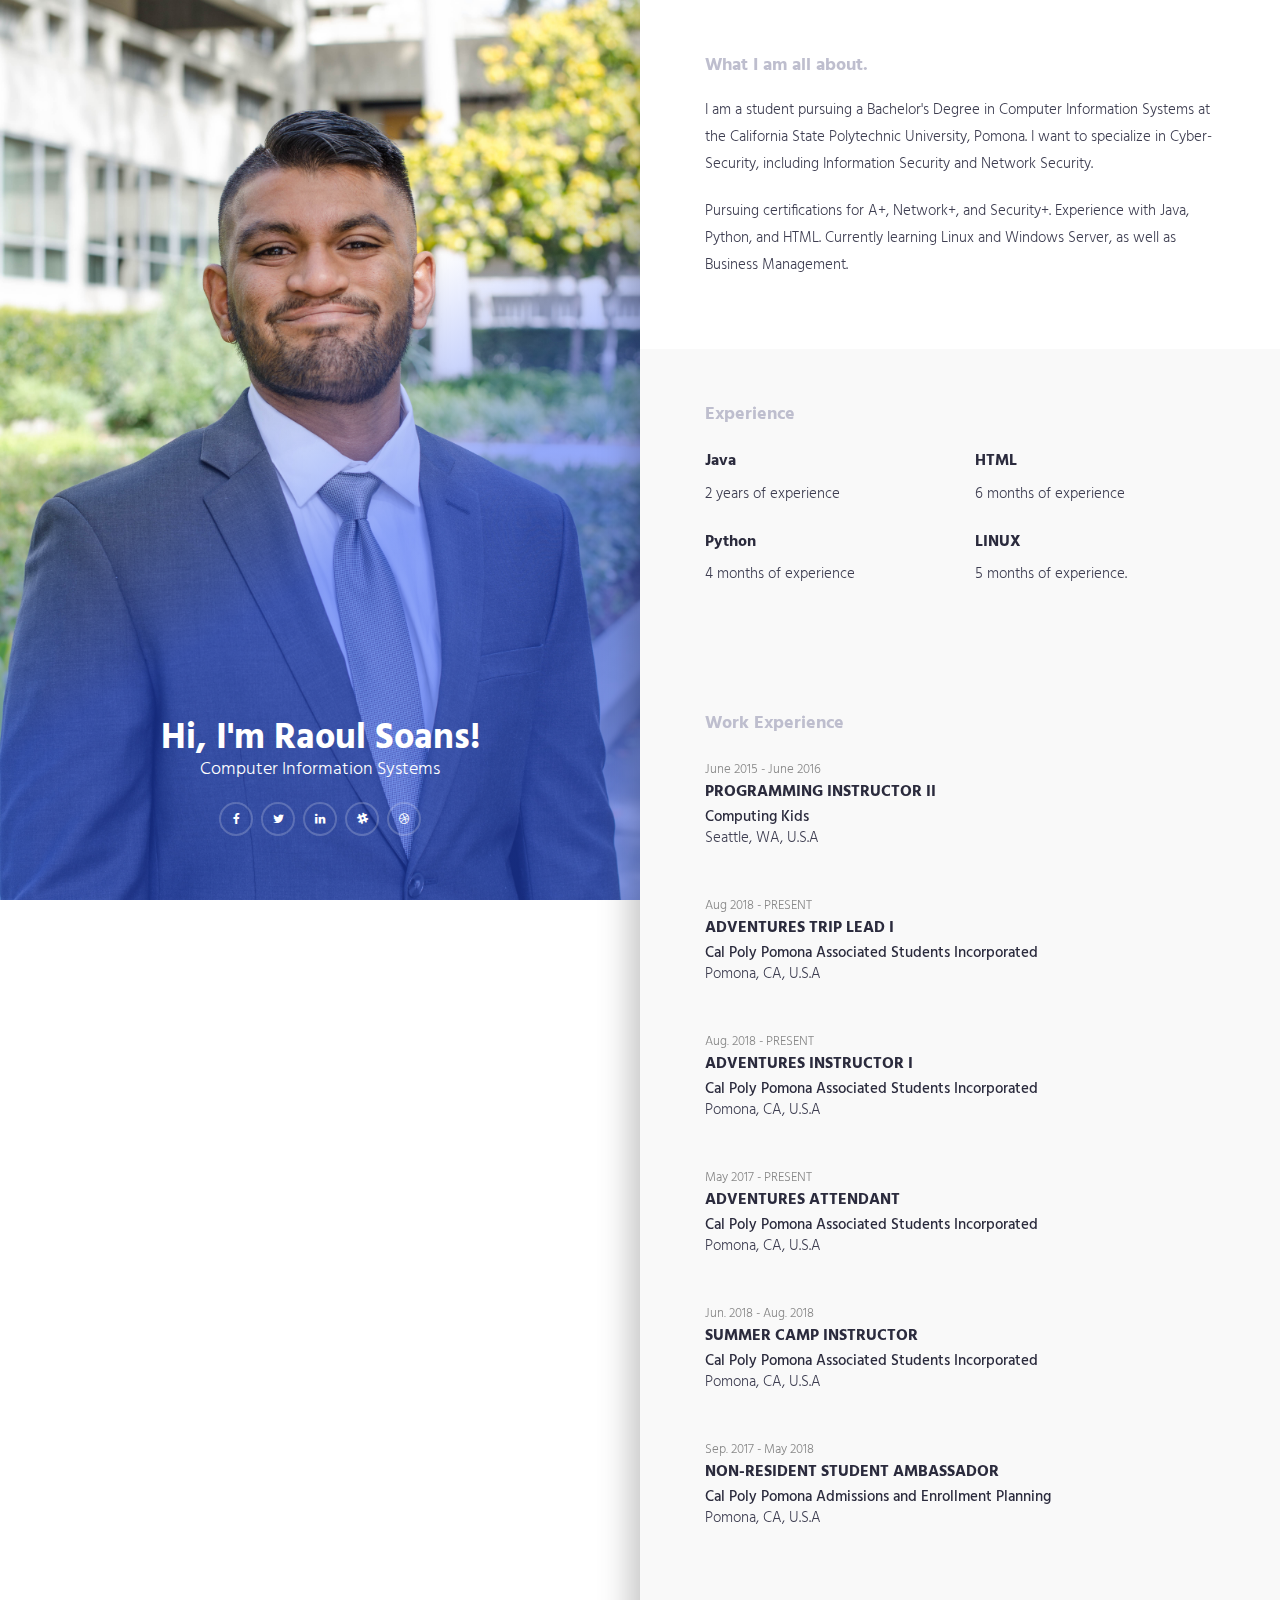
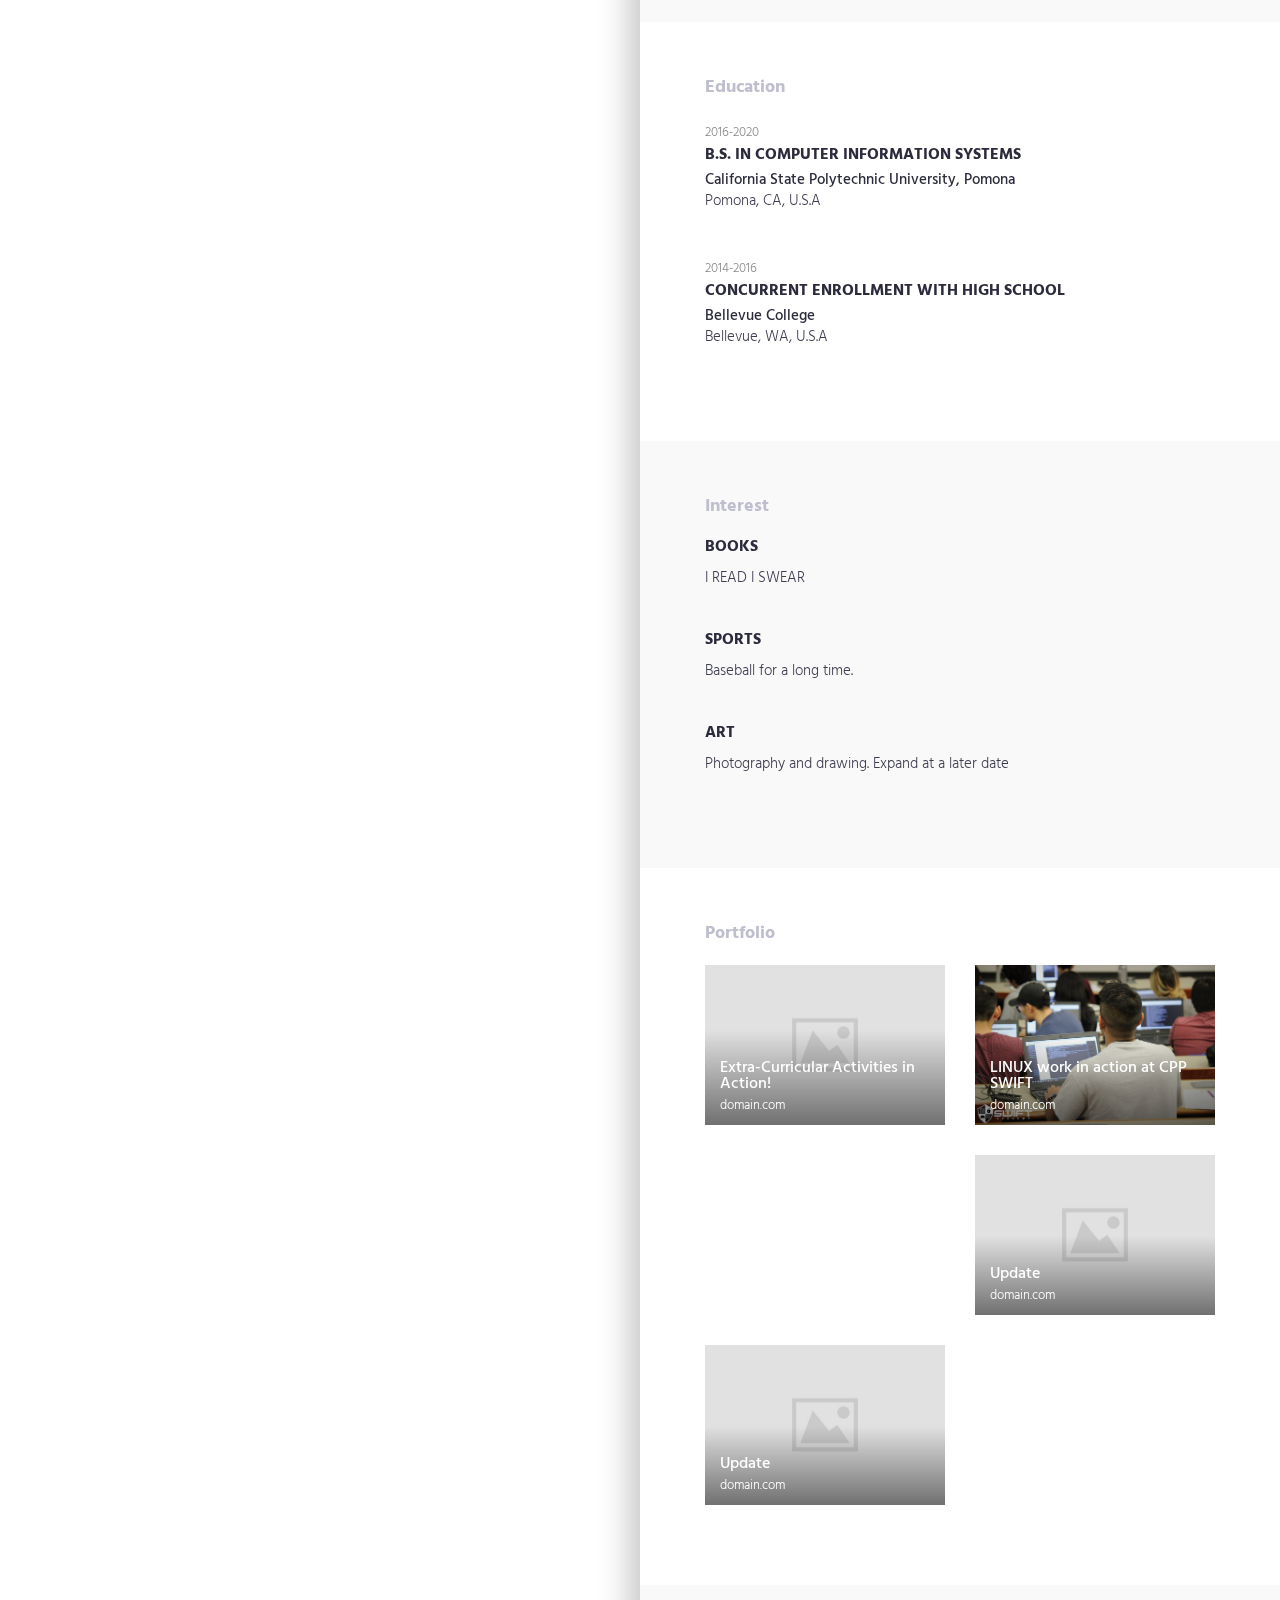
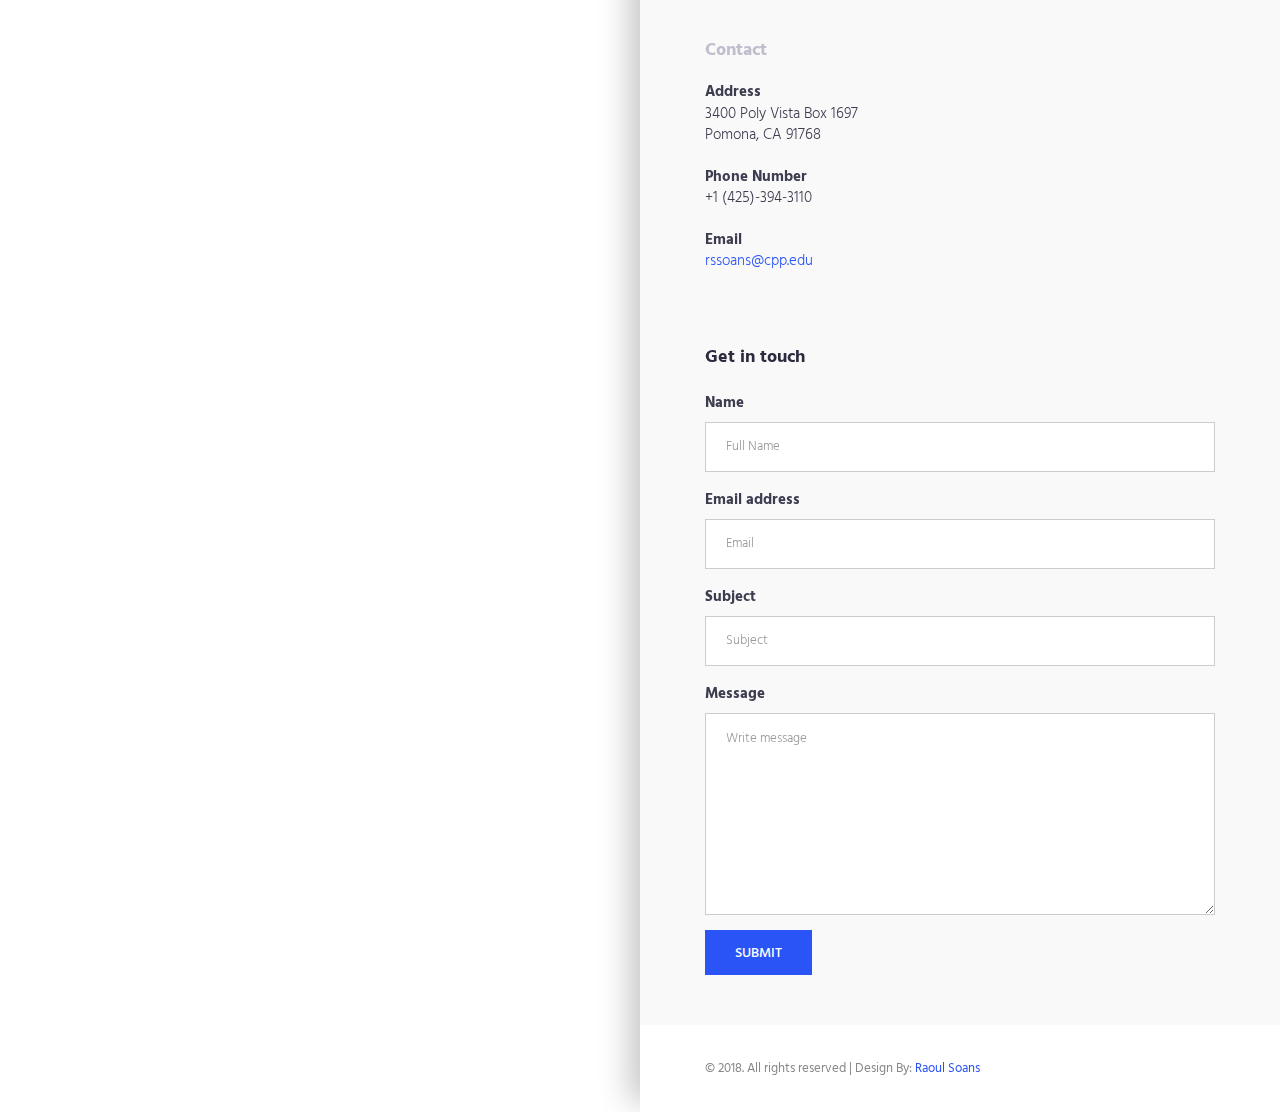
<file: index.html>
<!DOCTYPE html>
<html>
<head>
    <meta charset="utf-8">
    <meta http-equiv="X-UA-Compatible" content="IE=edge">
    <meta name="viewport" content="width=device-width, initial-scale=1">
    <!-- The above 3 meta tags *must* come first in the head; any other head content must come *after* these tags -->
    <title>Raoul Soans</title>

    <!-- favicon -->
    <link href="favicon.png" rel=icon>

    <!-- web-fonts -->
    <link href="https://fonts.googleapis.com/css?family=Hind:300,400,500,600,700" rel="stylesheet">

    <!-- font-awesome -->
    <link href="css/font-awesome.min.css" rel="stylesheet">

    <!-- Bootstrap -->
    <link href="css/bootstrap.min.css" rel="stylesheet">

    <!-- Style CSS -->
    <link href="css/style.css" rel="stylesheet">

    <!-- HTML5 shim and Respond.js for IE8 support of HTML5 elements and media queries -->
    <!-- WARNING: Respond.js doesn't work if you view the page via file:// -->
    <!--[if lt IE 9]>
    <script src="https://oss.maxcdn.com/html5shiv/3.7.2/html5shiv.min.js"></script>
    <script src="https://oss.maxcdn.com/respond/1.4.2/respond.min.js"></script>
    <![endif]-->
</head>
<body id="page-top" data-spy="scroll" data-target=".navbar">
<div id="main-wrapper">
<!-- Page Preloader -->
<div id="preloader">
    <div id="status">
        <div class="status-mes"></div>
    </div>
</div>

<div class="columns-block">
<div class="left-col-block blocks">
    <header class="header">
        <div class="content text-center">
            <h1>Hi, I'm Raoul Soans!</h1>

            <p class="lead">Computer Information Systems</p>
            <ul class="social-icon">
                <li><a href="#"><i class="fa fa-facebook" aria-hidden="true"></i></a></li>
                <li><a href="#"><i class="fa fa-twitter" aria-hidden="true"></i></a></li>
                <li><a href="#"><i class="fa fa-linkedin" aria-hidden="true"></i></a></li>
                <li><a href="#"><i class="fa fa-slack" aria-hidden="true"></i></a></li>
                <li><a href="#"><i class="fa fa-dribbble" aria-hidden="true"></i></a></li>
            </ul>
        </div>
        <div class="profile-img"></div>
    </header>
    <!-- .header-->
</div>


<div class="right-col-block blocks">
<section class="intro section-wrapper">
    <div class="container-fluid">
        <div class="row">
            <div class="col-md-12">
                <div class="section-title">
                    <h2>What I am all about.</h2>
                </div>
            </div>
            <div class="col-md-12">
                <p>
                    I am a student pursuing a Bachelor's Degree in Computer Information Systems at the California State Polytechnic University, Pomona. I want to specialize in Cyber-Security, including Information Security and Network Security.

                </p>

                <p>
                    Pursuing certifications for A+, Network+, and Security+. Experience with Java, Python, and HTML. Currently learning Linux and Windows Server, as well as Business Management.
                </p>
            </div>
        </div>
    </div>
</section>


<section class="expertise-wrapper section-wrapper gray-bg">
    <div class="container-fluid">
        <div class="row">
            <div class="col-md-12">
                <div class="section-title">
                    <h2>Experience</h2>
                </div>
            </div>
        </div>
        <!-- .row -->

        <div class="row">
            <div class="col-md-6">
                <div class="expertise-item">
                    <h3>Java</h3>

                    <p>
                        2 years of experience
                    </p>
                </div>
            </div>
            <div class="col-md-6">
                <div class="expertise-item">
                    <h3>HTML </h3>

                    <p>
                        6 months of experience
                    </p>
                </div>
            </div>
        </div>
        <!-- .row -->
        <div class="row">
            <div class="col-md-6">
                <div class="expertise-item">
                    <h3>Python</h3>

                    <p>
                        4 months of experience
                    </p>
                </div>
            </div>

            <div class="col-md-6">
                <div class="expertise-item">
                    <h3>LINUX</h3>

                    <p>
                        5 months of experience. </p>
                </div>
            </div>
        </div>
        <!-- .row -->
    </div>
    <!--.container-fluid-->
</section>
<!-- .experience-wrapper -->


<section class="section-wrapper section-experience gray-bg">
    <div class="container-fluid">
        <div class="row">
            <div class="col-md-12">
                <div class="section-title"><h2>Work Experience</h2></div>
            </div>
        </div>
        <!--.row-->
        <div class="row">
            <div class="col-md-12">
                <div class="content-item">
                    <small> June 2015 - June 2016</small>
                    <h3>Programming Instructor II</h3>
                    <h4>Computing Kids</h4>

                    <p>Seattle, WA, U.S.A</p>
                </div>
                <!-- .experience-item -->
                <div class="content-item">
                    <small>Aug 2018 - PRESENT</small>
                    <h3>Adventures Trip Lead I</h3>
                    <h4>Cal Poly Pomona Associated Students Incorporated</h4>

                    <p>Pomona, CA, U.S.A</p>
                </div>
                <!-- .experience-item -->
                <div class="content-item">
                    <small>Aug. 2018 - PRESENT</small>
                    <h3>Adventures Instructor I</h3>
                    <h4>Cal Poly Pomona Associated Students Incorporated</h4>

                    <p>Pomona, CA, U.S.A</p>
                </div>
                <!-- .experience-item -->
                <div class="content-item">
                    <small>May 2017 - PRESENT</small>
                    <h3>Adventures Attendant</h3>
                    <h4>Cal Poly Pomona Associated Students Incorporated</h4>

                    <p>Pomona, CA, U.S.A</p>
                </div>
                <!-- .experience-item -->
                <div class="content-item">
                    <small>Jun. 2018 - Aug. 2018</small>
                    <h3>Summer Camp Instructor</h3>
                    <h4>Cal Poly Pomona Associated Students Incorporated</h4>

                    <p>Pomona, CA, U.S.A</p>
                </div>
                <!-- .experience-item -->
                <div class="content-item">
                    <small>Sep. 2017 - May 2018</small>
                    <h3>Non-Resident Student Ambassador</h3>
                    <h4>Cal Poly Pomona Admissions and Enrollment Planning</h4>

                    <p>Pomona, CA, U.S.A</p>
                </div>
            </div>
        </div>
        <!--.row-->
    </div>
    <!-- .container-fluid -->

</section>
<!-- .section-experience -->

<section class="section-wrapper section-education">
    <div class="container-fluid">
        <div class="row">
            <div class="col-md-12">
                <div class="section-title"><h2>Education</h2></div>
            </div>
        </div>
        <!--.row-->
        <div class="row">
            <div class="col-md-12">
                <div class="content-item">
                    <small>2016-2020</small>
                    <h3>B.S. in Computer Information Systems</h3>
                    <h4>California State Polytechnic University, Pomona</h4>

                    <p>Pomona, CA, U.S.A</p>
                </div>
                <!-- .experience-item -->
                <div class="content-item">
                    <small>2014-2016</small>
                    <h3>Concurrent Enrollment with High School</h3>
                    <h4>Bellevue College</h4>

                    <p>Bellevue, WA, U.S.A</p>
                </div>
                
                <!-- .experience-item -->
            </div>
        </div>
        <!--.row-->
    </div>
    <!-- .container-fluid -->

</section>
<!-- .section-education -->

<section class="section-wrapper section-interest gray-bg">
    <div class="container-fluid">
        <div class="row">
            <div class="col-md-12">
                <div class="section-title">
                    <h2>Interest</h2>
                </div>
            </div>
        </div>
        <!-- .row -->

        <div class="row">
            <div class="col-md-12">
                <div class="content-item">
                    <h3>Books</h3>

                    <p>I READ I SWEAR</p>
                </div>
                <div class="content-item">
                    <h3>Sports</h3>

                    <p>Baseball for a long time.</p>

                </div>
                <div class="content-item">
                    <h3>Art</h3>

                    <p>Photography and drawing. Expand at a later date</p>
                </div>
            </div>
        </div>
        <!-- .row -->

    </div>
</section>
<!-- .section-publications -->

<section class="section-wrapper portfolio-section">
    <div class="container-fluid">
        <div class="row">
            <div class="col-md-12">
                <div class="section-title">
                    <h2>Portfolio</h2>
                </div>
            </div>
        </div>
        <div class="row">
            <div class="col-md-6">
                <a class="portfolio-item" href="#">
                    <div class="portfolio-thumb">
                        <img src="img/portfolio-1.jpg" alt="">
                    </div>

                    <div class="portfolio-info">
                        <h3>Extra-Curricular Activities in Action!</h3>
                        <small>domain.com</small>
                    </div>
                    <!-- portfolio-info -->
                </a>
                <!-- .portfolio-item -->
            </div>
            <div class="col-md-6">
                <a class="portfolio-item" href="#">
                    <div class="portfolio-thumb">
                        <img src="img/portfolio-2.jpg" alt="">
                    </div>

                    <div class="portfolio-info">
                        <h3>LINUX work in action at CPP SWIFT</h3>
                        <small>domain.com</small>
                    </div>
                    <!-- portfolio-info -->
                </a>
                <!-- .portfolio-item -->
            </div>
            <div class="col-md-6">
                <a class="portfolio-item" href="#">
                    <div class="portfolio-thumb">
                        <img src="img/portfolio-3.jpg" alt="">
                    </div>

                    <div class="portfolio-info">
                        <h3>Update</h3>
                        <small>domain.com</small>
                    </div>
                    <!-- portfolio-info -->
                </a>
                <!-- .portfolio-item -->
            </div>
            <div class="col-md-6">
                <a class="portfolio-item" href="#">
                    <div class="portfolio-thumb">
                        <img src="img/portfolio-4.jpg" alt="">
                    </div>

                    <div class="portfolio-info">
                        <h3>Update</h3>
                        <small>domain.com</small>
                    </div>
                    <!-- portfolio-info -->
                </a>
                <!-- .portfolio-item -->
            </div>

        </div>
        <!-- /.row -->
    </div>
</section>
<!-- .portfolio -->

<section class="section-contact section-wrapper gray-bg">
    <div class="container-fluid">
        <div class="row">
            <div class="col-md-12">
                <div class="section-title">
                    <h2>Contact</h2>
                </div>
            </div>
        </div>
        <!--.row-->
        <div class="row">
            <div class="col-md-12">
                <address>
                    <strong>Address</strong><br>
                    3400 Poly Vista Box 1697<br>
                    Pomona, CA 91768
                </address>
                <address>
                    <strong>Phone Number</strong><br>
                    +1 (425)-394-3110
                </address>
                <address>
                    <strong>Email</strong><br>
                    <a href="mailto:#">rssoans@cpp.edu</a>
                </address>
            </div>
        </div>
        <!--.row-->
        <div class="row">
            <div class="col-md-12">
                <div class="feedback-form">
                    <h2>Get in touch</h2>

                    <form id="contactForm" action="sendemail.php" method="POST">
                        <div class="form-group">
                            <label for="InputName">Name</label>
                            <input type="text" name="name" required="" class="form-control" id="InputName"
                                   placeholder="Full Name">
                        </div>
                        <div class="form-group">
                            <label for="InputEmail">Email address</label>
                            <input type="email" name="email" required="" class="form-control" id="InputEmail"
                                   placeholder="Email">
                        </div>
                        <div class="form-group">
                            <label for="InputSubject">Subject</label>
                            <input type="text" name="subject" class="form-control" id="InputSubject"
                                   placeholder="Subject">
                        </div>
                        <div class="form-group">
                            <label for="message-text" class="control-label">Message</label>
                            <textarea class="form-control" rows="4" required="" name="message" id="message-text"
                                      placeholder="Write message"></textarea>
                        </div>

                        <button type="submit" class="btn btn-primary">Submit</button>
                    </form>
                </div>
                <!-- .feedback-form -->


            </div>
        </div>
    </div>
    <!--.container-fluid-->
</section>
<!--.section-contact-->

<footer class="footer">
    <div class="copyright-section">
        <div class="container-fluid">
            <div class="row">
                <div class="col-md-12">
                    <div class="copytext">&copy; 2018. All rights reserved | Design By: <a
                            href="https://raoulsoans.github.io">Raoul Soans</a></div>
                </div>
            </div>
            <!--.row-->
        </div>
        <!-- .container-fluid -->
    </div>
    <!-- .copyright-section -->
</footer>
<!-- .footer -->
</div>
<!-- .right-col-block -->
</div>
<!-- .columns-block -->
</div>
<!-- #main-wrapper -->

<!-- jquery -->
<script src="js/jquery-2.1.4.min.js"></script>

<!-- Bootstrap -->
<script src="js/bootstrap.min.js"></script>
<script src="js/scripts.js"></script>
</body>
</html>
</file>
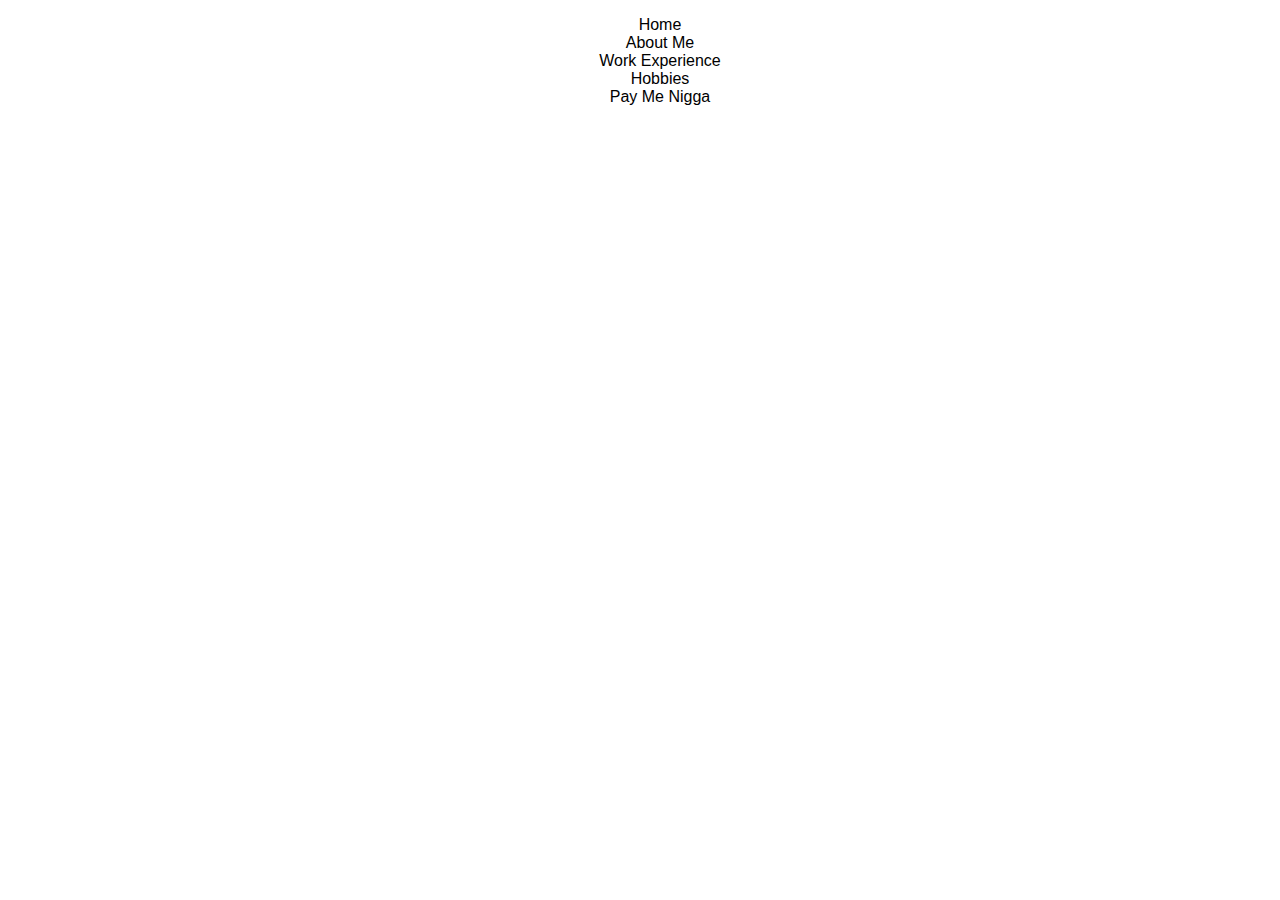
<file: First Website.html>
<!DOCTYPE html>
<html>
<head>


<title>Software Engineer and Artist - Raoul Soans</title>

<meta name="author" content="Raoul Soans">
<meta name="description" content="Software Engineer proficient in many languages and Hobby Artist">

<link rel = "stylesheet" type = "text/css" href = "fwStyle.css">


</head>


<body>

<div class = "nav">

	<ul id = "Nav">

	<li>Home</li>

	<li>About Me</li>

	<li>Work Experience</li>

	<li>Hobbies</li>

	<li>Pay Me Nigga</li>

	</ul>
</div>

<div class = "banner">
<div id = "banner-content">
	
</div>
	

</div>

</body>

</html>
</file>
<file: css/style.css>
/*
Template Name: Online CV
Description: HTML5 / CSS3 One Page
Version: 1.0
Author: themehippo.com
*/

/*------------------------------------------------------------------
# [Color codes]

# Body  (text): #3a4750
# Heading Color #444444
# Theme Color (link color) #82b541
# Mid grey (sub header) #f4f4f4
# Background Color #ffffff
# -------------------------------------------------------------------*/

body {
    font-family : 'Hind', sans-serif;
    font-size   : 15px;
    line-height : 1.8em;
    color       : #3d3d50;
    font-weight : 300;
    background  : #ffffff;
    }

/* --------------------------------------
 * Global Typography
 *------------------------------------------*/

h1, h2, h3, h4, h5, h6 {
    margin : 0 0 15px;
    color  : #2b2b3d;
    }

h1 {
    font-size   : 26px;
    line-height : 1.8em;
    font-weight : 700;
    }

h2 {
    font-size   : 18px;
    line-height : 1.8em;
    font-weight : 700;
    }

h3 {
    font-size   : 16px;
    line-height : 1.8em;
    font-weight : 500;
    }

h4 {
    font-size   : 15px;
    line-height : 1.8em;
    font-weight : 500;
    }

h5 {
    font-size   : 15px;
    line-height : 1.5em;
    font-weight : 500;
    }

h6 {
    font-size   : 15px;
    line-height : 1.5em;
    }

/* --------------------------------------
 * LINK STYLE
 *------------------------------------------*/
a {
    color              : #2a54f5;
    text-decoration    : none;
    -webkit-transition : all 0.3s ease 0s;
    -moz-transition    : all 0.3s ease 0s;
    -o-transition      : all 0.3s ease 0s;
    transition         : all 0.3s ease 0s;
    }

a,
a:active,
a:focus,
a:active {
    text-decoration : none;
    outline         : none
    }

a:hover,
a:focus {
    text-decoration : none;
    color           : #2a54f5;
    }

p {
    margin-bottom : 20px;
    }

ul {
    margin     : 0;
    padding    : 0;
    list-style : none;
    }

/*------------------
 * Button Style
 *------------------*/
.btn {
    padding        : 14px 30px 11px;
    margin-bottom  : 0;
    font-size      : 14px;
    font-weight    : 500;
    border-radius  : 0;
    border         : 0;
    text-transform : uppercase;
    }

.btn-lg {
    font-weight : 700;
    font-size   : 24px;
    padding     : 15px 30px;
    }

/*btn-primary*/
.btn-primary {
    background-color : #2a54f5;
    }

.btn-primary:hover,
.btn-primary:focus,
.btn-primary:active:focus {
    background : #1e3eb5;
    }

/*btn-default*/
.btn-default {
    color            : #2a54f5;
    background-color : transparent;
    border           : 2px solid #2a54f5;
    }

.btn-default:hover,
.btn-default:focus,
.btn-default:active:focus {
    background   : #2a54f5;
    color        : #ffffff;
    border-color : #2a54f5;
    }

button:focus,
.btn:focus,
.btn:active:focus {
    outline : none;
    }

/* --------------------
 * Column Block
 * -------------------*/

.columns-block {
    flex-wrap         : wrap;
    display           : -webkit-box;
    display           : -moz-box;
    display           : -ms-flexbox;
    display           : -webkit-flex;
    display           : flex;
    -webkit-flex-flow : row wrap;
    justify-content   : space-around;
    }

.blocks {
    box-sizing : border-box;
    }

.left-col-block {
    width      : 50%;
    text-align : center;
    overflow   : hidden;
    position   : fixed;
    left       : 0;
    }

.right-col-block {
    width      : 50%;
    position   : absolute;
    right      : 0;
    box-shadow : -10px -10px 30px rgba(0, 0, 0, 0.23);
    }

@media (max-width : 600px) {
    .left-col-block {
        width    : 100%;
        position : relative;
        }

    .right-col-block {
        width      : 100%;
        position   : relative;
        box-shadow : none;
        }
    }

/* --------------------
 * Section Background
 * -------------------*/

.gray-bg {
    background-color : #f9f9f9;
    }

/* --------------------
 *  main Wrapper
 * -------------------*/
#main-wrapper {
    background : #ffffff;
    overflow   : hidden;
    }

/*-------------------
 * Section Wrapper
 *-------------------*/
.section-wrapper {
    padding : 50px;
    }

@media (max-width : 480px) {
    .section-wrapper {
        padding : 30px 20px;
        }
    }

/*---------------------------
* Section Title
*---------------------------*/
.section-title {
    margin-bottom : 15px;
    }

.section-title h2 {
    margin-bottom : 5px;
    color         : #bebece;
    }

/*-----------------------------
 * NAVIGATION & HEADER STYLE
 *-------------------------------*/

.header {
    padding        : 0;
    margin         : 0;
    height         : 100vh;
    vertical-align : middle;
    position       : relative;
    }

.header .profile-img {
    position            : absolute;
    top                 : 0;
    left                : 0;
    z-index             : -1;
    width               : 100%;
    height              : 100%;
    background-image    : url(../img/img-profile.jpg);
    background-size     : cover;
    background-position : center top;
    }

.header .profile-img:before {
    content    : "";
    position   : absolute;
    left       : 0;
    top        : 0;
    right      : 0;
    bottom     : 0;
    background : linear-gradient(
            -30deg,
            rgba(42, 84, 245, 0.5) 0%,
            rgba(42, 84, 245, 0.5) 40%,
            transparent 60%,
            transparent 100%
    );

    }

.header .content {
    position : absolute;
    bottom   : 0;
    left     : 0;
    right    : 0;
    width    : 100%;
    margin   : 0 auto;
    padding  : 10%;
    }

.header .content h1 {
    font-size   : 36px;
    color       : #ffffff;
    line-height : 1;
    margin      : 0;
    }

.header .content p {
    font-size : 18px;
    color     : #ffffff;
    }

.header .btn {
    margin-top : 40px;
    }

.header .content .social-icon {
    margin  : 0;
    padding : 0;
    display : block;
    }

.header .content .social-icon li {
    display : inline-block;
    margin  : 0 2px;
    }

.header .content .social-icon li a {
    display       : block;
    font-size     : 12px;
    color         : #ffffff;
    width         : 34px;
    height        : 34px;
    line-height   : 33px;
    text-align    : center;
    border-radius : 100%;
    border        : 2px solid rgba(255, 255, 255, .2);
    }

.header .content .social-icon li a:hover {
    border-color : #ffffff;
    }

@media (max-width : 600px) {
    .header .profile-img {
        z-index : 1;
        }

    .header .content {
        z-index : 2;
        }
    }

/*-------------------
 * Intro
 *-------------------*/

.intro {
    }

/*-------------------
 * Expertise
 *-------------------*/
.expertise-item {
    margin-bottom : 20px;
    }

.expertise-item h3 {
    margin-bottom : 5px;
    font-weight   : 700;
    }

/*-------------------
 * Skills Progressbar
 *-------------------*/

.progress-item {
    position : relative;
    }

.progress-item .progress-title {
    font-size     : 15px;
    font-weight   : 400;
    display       : inline-block;
    margin-bottom : 5px;
    }

.progress-item .progress {
    height        : 4px;
    box-shadow    : none;
    border-radius : 5px;
    }

.progress-item .progress-bar {
    background-color : #2a54f5;
    box-shadow       : none;
    text-align       : right;
    }

.progress-item .progress-percent {
    font-size        : 10px;
    background-color : #313131;
    position         : absolute;
    top              : 5px;
    padding          : 0 8px;
    border-radius    : 3px;
    }

.progress-item .progress-percent::before {
    content      : "";
    position     : absolute;
    left         : 0;
    bottom       : -4px;
    border-top   : 6px solid #313131;
    border-right : 8px solid transparent;
    }

/*-------------------
 * Portfolio
 *-------------------*/

.portfolio-item {
    position      : relative;
    display       : block;
    margin-bottom : 30px;
    }

.portfolio-item .portfolio-thumb img {
    height    : auto;
    display   : block;
    max-width : 100%;
    }

.portfolio-item .portfolio-info {
    position   : absolute;
    bottom     : 0;
    padding    : 30px 15px 5px;
    width      : 100%;
    background : -webkit-linear-gradient(
            top,
            transparent 0%,
            rgba(0, 0, 0, 0.5) 100%
    );
    }

.portfolio-item .portfolio-info h3 {
    margin      : 0;
    line-height : 1;
    color       : #ffffff;
    }

.portfolio-item .portfolio-info small {
    color : #ffffff;
    }

.portfolio-item:hover .portfolio-info {
    background : -webkit-linear-gradient(
            top,
            transparent 0%,
            rgba(42, 84, 245, 0.5) 100%
    );
    }

/*-------------------
 * Content Item
 *-------------------*/

.content-item {
    margin-bottom : 40px;
    }

.content-item h3 {
    margin         : 0 0 10px;
    line-height    : 1;
    font-weight    : bold;
    text-transform : uppercase;
    }

.content-item h4 {
    margin      : 0;
    line-height : 1;
    }

.content-item small {
    color : #888888;
    }

/*-------------------
 * Contact
 *-------------------*/

.feedback-form {
    margin-top : 50px;
    }

/*-------------------
 * Form Style
 *-------------------*/
.form-control {
    height        : 50px;
    padding       : 0 20px;
    font-size     : 13px;
    line-height   : 50px;
    color         : #969595;
    border        : 1px solid #cccccc;
    border-radius : 0;
    box-shadow    : none;
    box-sizing    : border-box;
    }

.form-control:focus,
.form-control:active {
    box-shadow : none;
    }

/* --------------------------------------------
 *   Footer
 *---------------------------------------------- */

/* Copyright */

.footer {
    padding : 30px 50px;
    }

.footer .copyright-section {
    font-size : 13px;
    color     : #888888;

    }

.footer .copyright-section .copytext {
    font-weight : 400;
    display     : block;
    }

@media (max-width : 480px) {
    .footer {
        padding : 10px 20px;
        }
    }

/* ====================
 * Preloader
 * ====================*/
#preloader {
    background : #2a54f5;
    bottom     : 0;
    left       : 0;
    position   : fixed;
    right      : 0;
    top        : 0;
    z-index    : 9999;
    }

#status,
.status-mes {
    background-image    : url(../img/puff.svg);
    background-position : center;
    background-repeat   : no-repeat;
    height              : 200px;
    left                : 50%;
    margin              : -100px 0 0 -100px;
    position            : absolute;
    top                 : 50%;
    width               : 200px;
    }

.status-mes {
    background : none;
    left       : 0;
    margin     : 0;
    text-align : center;
    top        : 65%;
    }
</file>
<file: fwStyle.css>
*{
	
}

body{
	
}

ul{
	
	
	
}

.nav{
	font-family:'Impact', sans-serif;
	text-align:center;
	background-image: url("https://raw.githubusercontent.com/raoulsoans/raoulsoans.github.io/master/seattleNice.jpg");
}

#Nav{
	list-style-type: none;
}
</file>
